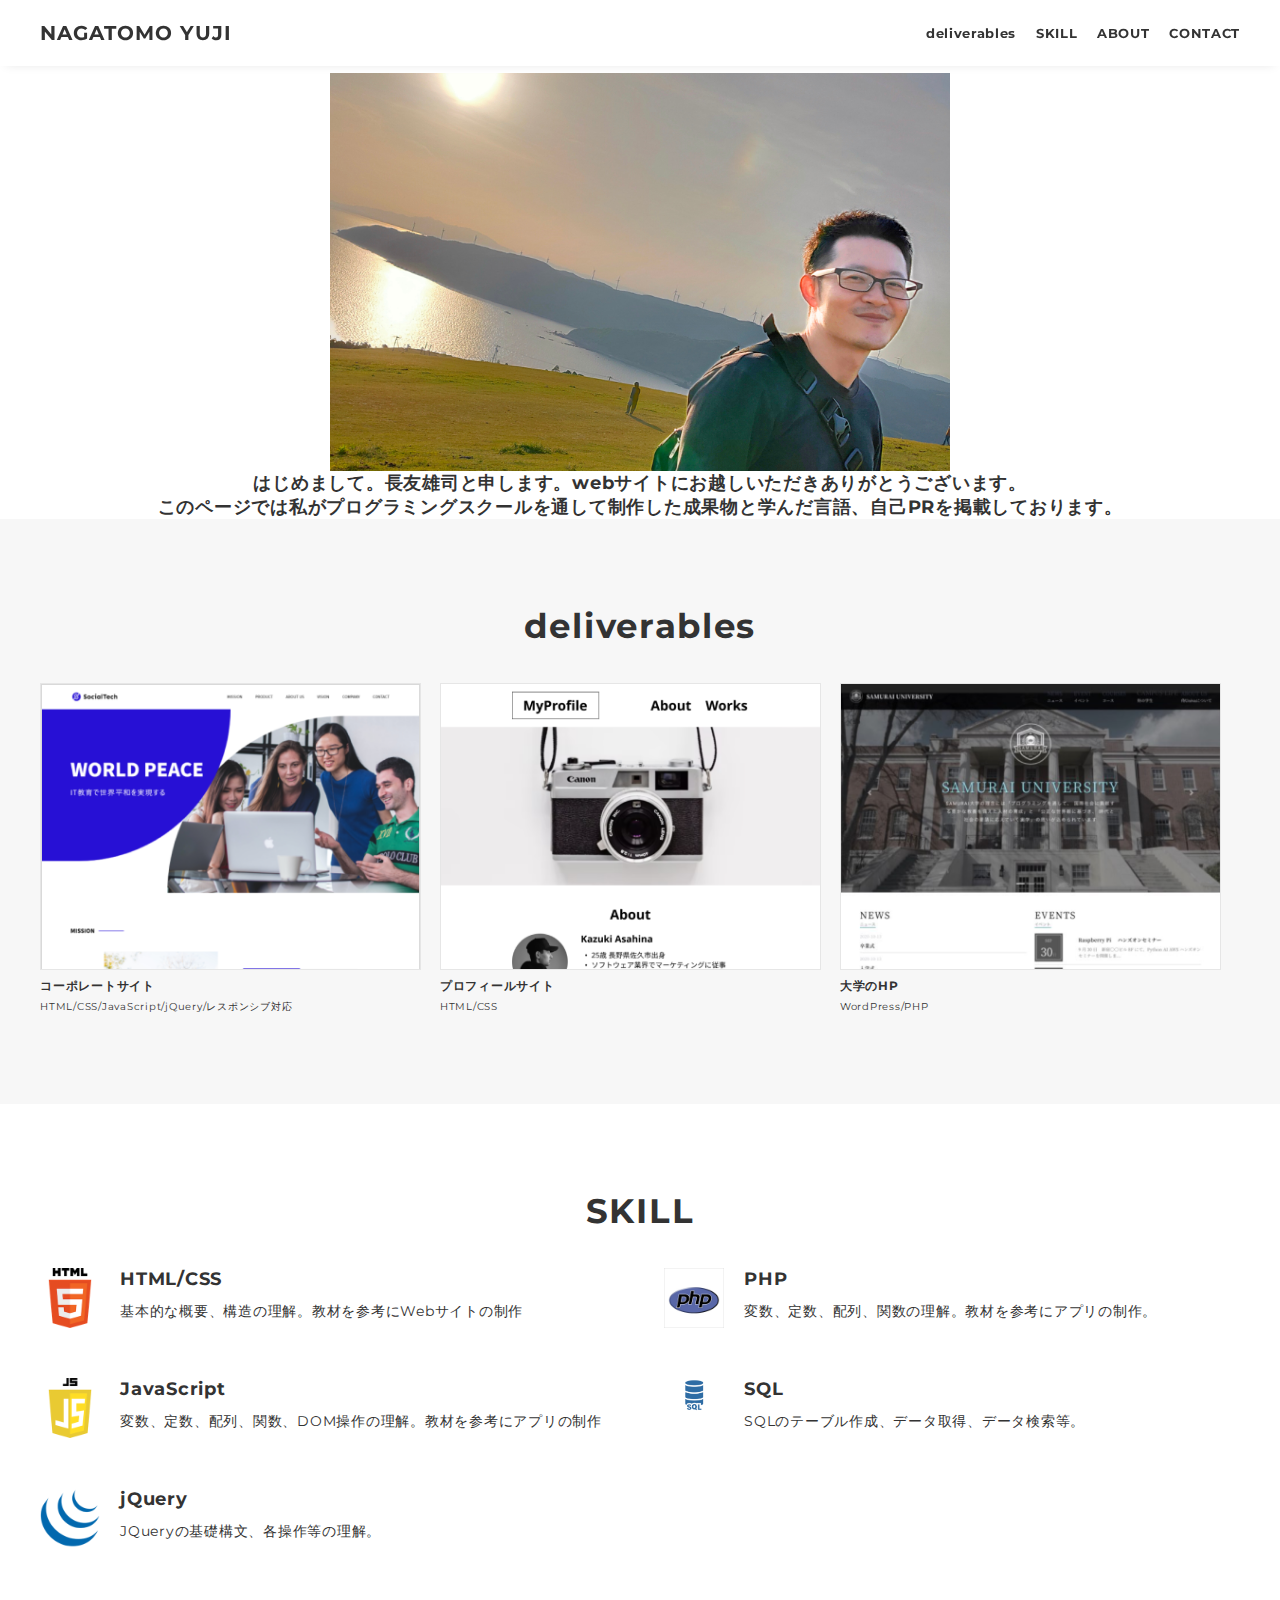
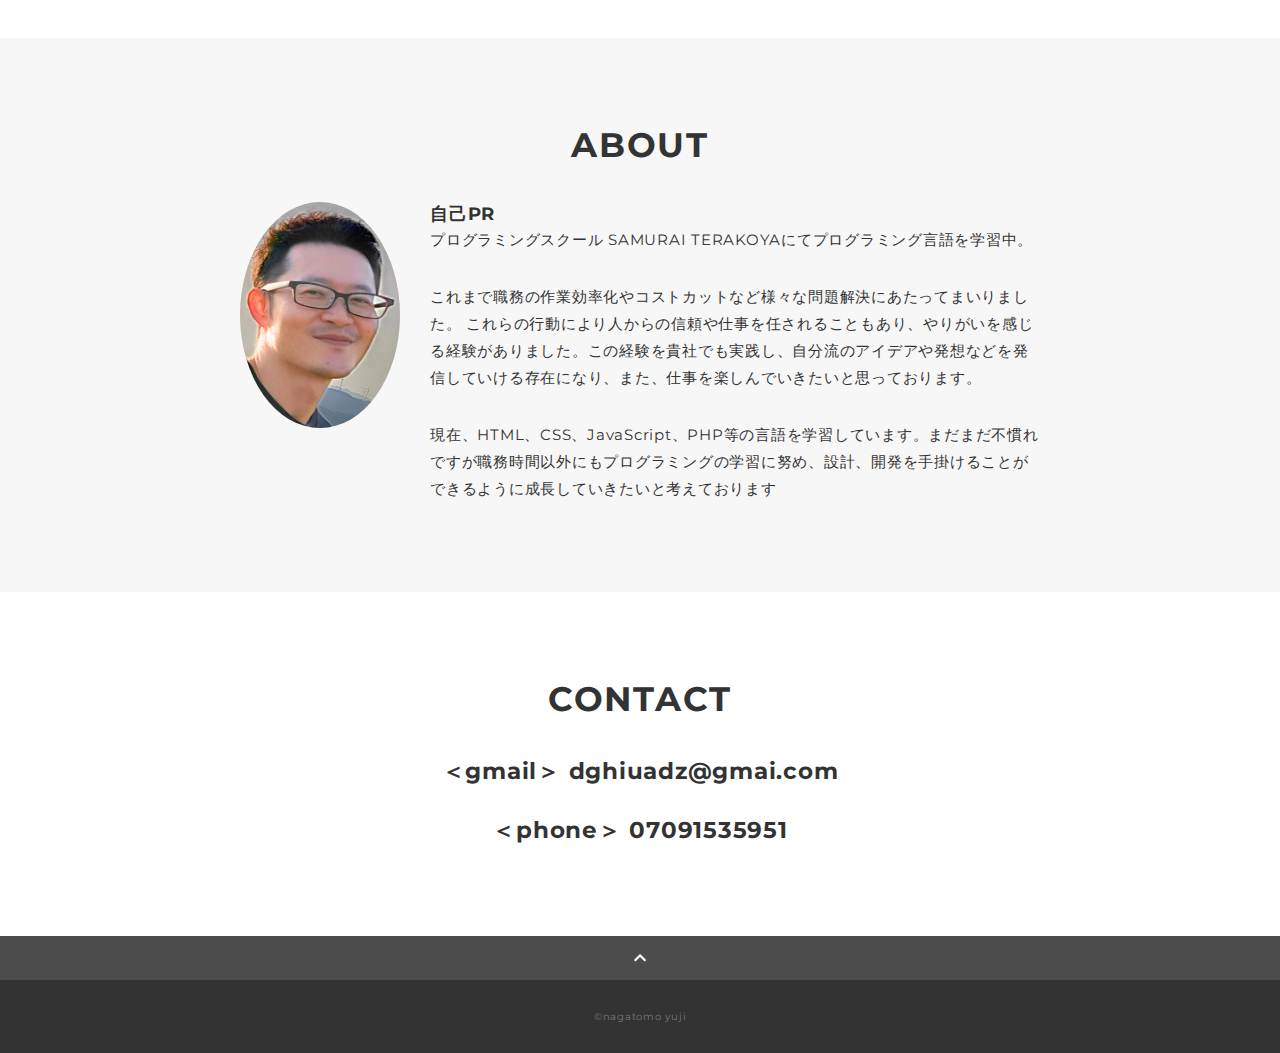
<file: index.html>
<!DOCTYPE html>
<html>
<head>
  <meta charset="utf-8">
  <meta name="viewport" content="width=device-width, initial-scale=1.0, maximum-scale=1.0, minimum-scale=1.0">
  <title>NAGATOMO YUJI ポートフォリオ</title>
  <link rel="preconnect" href="https://fonts.gstatic.com">
  <link href="https://fonts.googleapis.com/css2?family=Montserrat:wght@400;700&display=swap" rel="stylesheet">
  <link href="https://fonts.googleapis.com/css?family=Material+Icons+Outlined" rel="stylesheet">
  <link href="css/ress.css" media="all" rel="stylesheet" type="text/css" />
  <link href="css/style.css" media="all" rel="stylesheet" type="text/css" />
</head>

<body>
  <div class="wrapper">

    <!-- header -->
    <header class="header ">
      <div class="container">
        <h1 class="header-logo">
          <a href="#">NAGATOMO YUJI</a>
        </h1>
        <nav class="gnav">
          <ul class="gnav-list">
            <li class="gnav-item"><a href="#works">deliverables</a></li>
            <li class="gnav-item"><a href="#skill">SKILL</a></li>
            <li class="gnav-item"><a href="#about">ABOUT</a></li>
            <li class="gnav-item"><a href="#contact">CONTACT</a></li>
          </ul>
        </nav>
      </div>
    </header>
    <!-- /header -->

    <main class="content">

      <!-- mv -->
      <div class="mv">
        <div class="mv-container">
          <img src="img/main.jpg" alt="メイン画像">
          <h3>はじめまして。長友雄司と申します。webサイトにお越しいただきありがとうございます。</h3>
          <h3>このページでは私がプログラミングスクールを通して制作した成果物と学んだ言語、自己PRを掲載しております。</h3>
        </div>
      </div>
      <!-- /mv -->

      <!-- works -->
      <section class="works section" id="works">
        <div class="container">
          <h2 class="title">deliverables</h2>
          <div class="works-list">
            <a class="works-item" href="https://jquery-advanced-demo.herokuapp.com/">
              <div class="works-img"><img src="img/works/html1.png" alt="html1" /></div>
              <p class="works-name">コーポレートサイト</p>
              <p class="works-info">HTML/CSS/JavaScript/jQuery/レスポンシブ対応</p>
            </a>
            <a class="works-item" href="https://jquery-practical-demo.herokuapp.com/">
              <div class="works-img"><img src="img/works/html2.png" alt="html2" /></div>
              <p class="works-name">プロフィールサイト</p>
              <p class="works-info">HTML/CSS</p>
            </a>
           <a class="works-item" href="https://wp-university-sample.herokuapp.com/">
              <div class="works-img"><img src="img/works/wordpress2.png" alt="WordPress2" /></div>
              <p class="works-name">大学のHP</p>
              <p class="works-info">WordPress/PHP</p>
            </a>
          </div>
        </div>
      </section>
      <!-- /works -->

      <!-- skill -->
      <section class="skill section" id="skill">
        <div class="container">
          <h2 class="title">SKILL</h2>
          <div class="skill-list">
            <div class="skill-item">
              <p class="skill-img"><img src="img/skills/html.png" alt="html"></p>
              <div class="skill-body">
                <h3 class="skill-name">HTML/CSS</h3>
                <p class="skill-text">
                  基本的な概要、構造の理解。教材を参考にWebサイトの制作</p>
              </div>
            </div>
            <div class="skill-item">
              <p class="skill-img"><img src="img/skills/php.jpg" alt="php"></p>
              <div class="skill-body">
                <h3 class="skill-name">PHP</h3>
                <p class="skill-text">
                  変数、定数、配列、関数の理解。教材を参考にアプリの制作。</p>
              </div>
            </div>
            <div class="skill-item">
              <p class="skill-img"><img src="img/skills/js.png" alt="javascript"></p>
              <div class="skill-body">
                <h3 class="skill-name">JavaScript</h3>
                <p class="skill-text">
                  変数、定数、配列、関数、DOM操作の理解。教材を参考にアプリの制作</p>
              </div>
            </div>
            <div class="skill-item">
              <p class="skill-img"><img src="img/skills/sql.png" alt="sql"></p>
              <div class="skill-body">
                <h3 class="skill-name">SQL</h3>
                <p class="skill-text">
                 SQLのテーブル作成、データ取得、データ検索等。 </p>
              </div>
            </div>
            <div class="skill-item">
              <p class="skill-img"><img src="img/skills/jquery.png" alt="jquery"></p>
              <div class="skill-body">
                <h3 class="skill-name">jQuery</h3>
                <p class="skill-text">
                  JQueryの基礎構文、各操作等の理解。</p>
              </div>
            </div>
            </div>
          </div>
        </div>
      </section>
      <!-- /skill -->

      <!-- about -->
      <section class="about section" id="about">
        <div class="container">
          <h2 class="title">ABOUT</h2>
          <div class="profile">
            <p class="profile-img">
              <img src="img/main-2.jpg" alt="about">
            </p>
            <div class="profile-body">
              <h3>自己PR</h3>
              <p>プログラミングスクール SAMURAI TERAKOYAにてプログラミング言語を学習中。</p>
              <p>これまで職務の作業効率化やコストカットなど様々な問題解決にあたってまいりました。
                これらの行動により人からの信頼や仕事を任されることもあり、やりがいを感じる経験がありました。この経験を貴社でも実践し、自分流のアイデアや発想などを発信していける存在になり、また、仕事を楽しんでいきたいと思っております。</p>
              <p>現在、HTML、CSS、JavaScript、PHP等の言語を学習しています。まだまだ不慣れですが職務時間以外にもプログラミングの学習に努め、設計、開発を手掛けることができるように成長していきたいと考えております
              </p>
            </div>
          </div>
        </div>
      </section>
      <!-- /about -->

      <!-- contact -->
      <section class="contact section" id="contact">
        <div class="container">
          <h2 class="title">CONTACT</h2>
          <h2>＜gmail＞  dghiuadz@gmai.com<br><br>＜phone＞  07091535951</h2>
          </div>
        </div>
      </section>
      <!-- /contact -->
      <div class="page-top" id="js-page-top">
        <span class="material-icons-outlined">expand_less</span>
      </div>
    </main>

    <!-- footer -->
    <footer class="footer">
      <div class="copyright">&copy;nagatomo yuji</div>
    </footer>
    <!-- /footer -->

  </div>
  <script src="https://ajax.googleapis.com/ajax/libs/jquery/3.6.0/jquery.min.js"></script>
  <script type='text/javascript' src="js/script.js"></script>
</body>
</html>
</file>
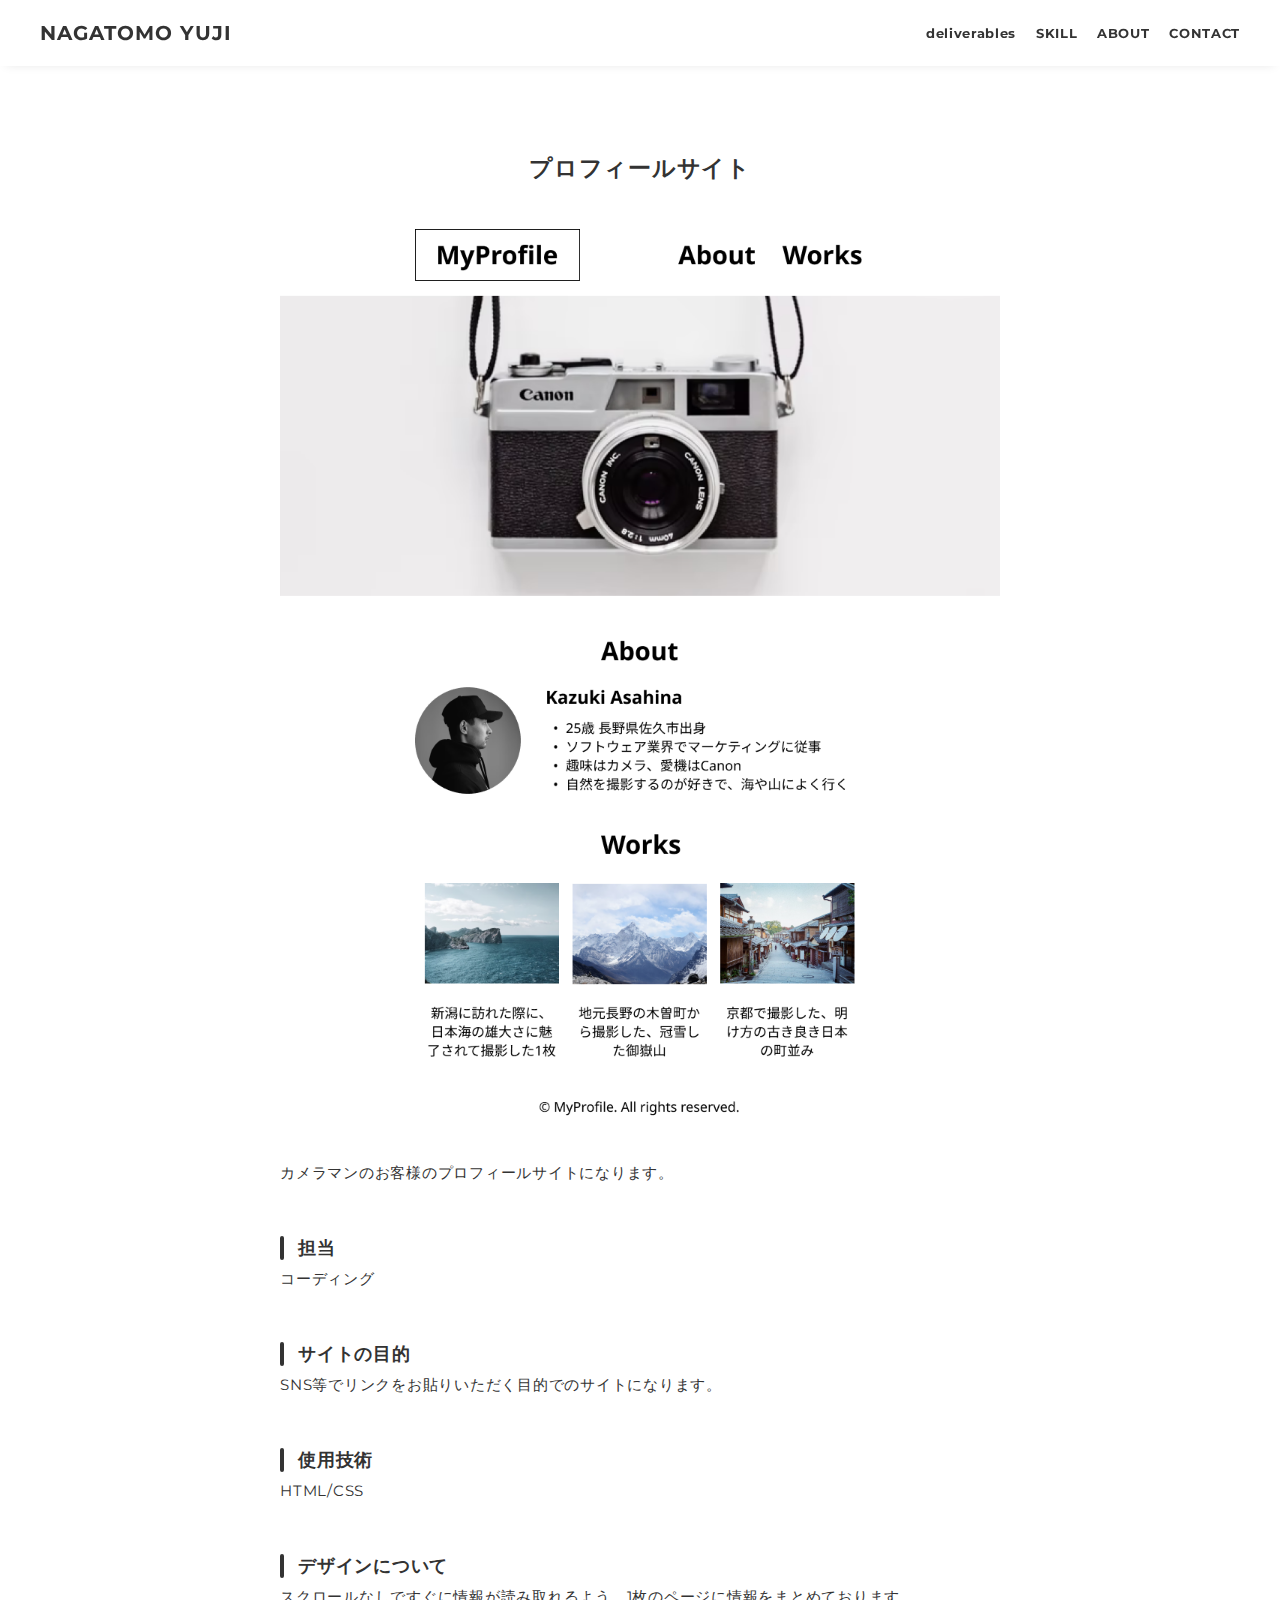
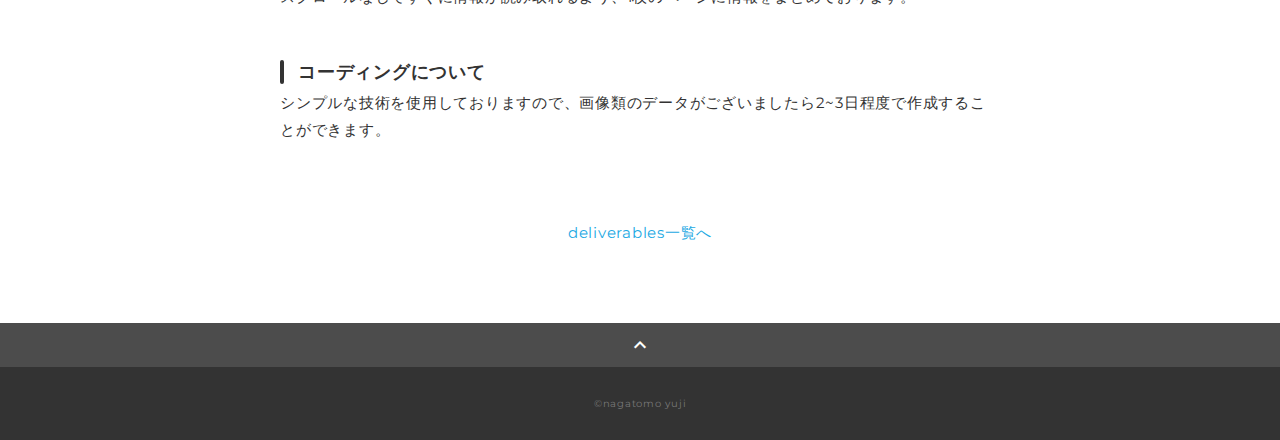
<file: works-2.html>
<!DOCTYPE html>
<html>
<head>
  <meta charset="utf-8">
  <meta name="viewport" content="width=device-width, initial-scale=1.0, maximum-scale=1.0, minimum-scale=1.0">
  <title>NAGATOMO YUJI ポートフォリオ</title>
  <link rel="preconnect" href="https://fonts.gstatic.com">
  <link href="https://fonts.googleapis.com/css2?family=Montserrat:wght@400;700&display=swap" rel="stylesheet">
  <link href="https://fonts.googleapis.com/css?family=Material+Icons+Outlined" rel="stylesheet">
  <link href="css/ress.css" media="all" rel="stylesheet" type="text/css" />
  <link href="css/style.css" media="all" rel="stylesheet" type="text/css" />
</head>

<body>
  <div class="wrapper">

    <!-- header -->
    <header class="header ">
      <div class="container">
        <h1 class="header-logo">
          <a href="index.html">NAGATOMO YUJI</a>
        </h1>
        <nav class="gnav">
          <ul class="gnav-list">
            <li class="gnav-item"><a href="index.html#works">deliverables</a></li>
            <li class="gnav-item"><a href="index.html#skill">SKILL</a></li>
            <li class="gnav-item"><a href="index.html#about">ABOUT</a></li>
            <li class="gnav-item"><a href="index.html#contact">CONTACT</a></li>
          </ul>
        </nav>
      </div>
    </header>
    <!-- /header -->

    <main class="content">

      <article class="article">
        <div class="article-container">
          <h2 class="article-title">プロフィールサイト</h2>
          <div class="article-body">
            <p>
              <img src="img/works-detail/works-2_pc.png" alt="">
            </p>
            <p>
              カメラマンのお客様のプロフィールサイトになります。
            </p>
            <h3>担当</h3>
            <p>コーディング</p>
            <h3>サイトの目的</h3>
            <p>SNS等でリンクをお貼りいただく目的でのサイトになります。</p>
            <h3>使用技術</h3>
            <p>HTML/CSS</p>
            <h3>デザインについて</h3>
            <p>
              スクロールなしですぐに情報が読み取れるよう、1枚のページに情報をまとめております。
            </p>
            <h3>コーディングについて</h3>
            <p>
              シンプルな技術を使用しておりますので、画像類のデータがございましたら2~3日程度で作成することができます。
            </p>
          </div>
          <div class="home-link">
            <a href="index.html#works">deliverables一覧へ</a>
          </div>
        </div>
      </article>

      <div class="page-top" id="js-page-top">
        <span class="material-icons-outlined">expand_less</span>
      </div>
    </main>

    <!-- footer -->
    <footer class="footer">
      <div class="copyright">&copy;nagatomo yuji</div>
    </footer>
    <!-- /footer -->

  </div>
  <script src="https://ajax.googleapis.com/ajax/libs/jquery/3.6.0/jquery.min.js"></script>
  <script type='text/javascript' src="js/script.js"></script>
</body>
</html>
</file>
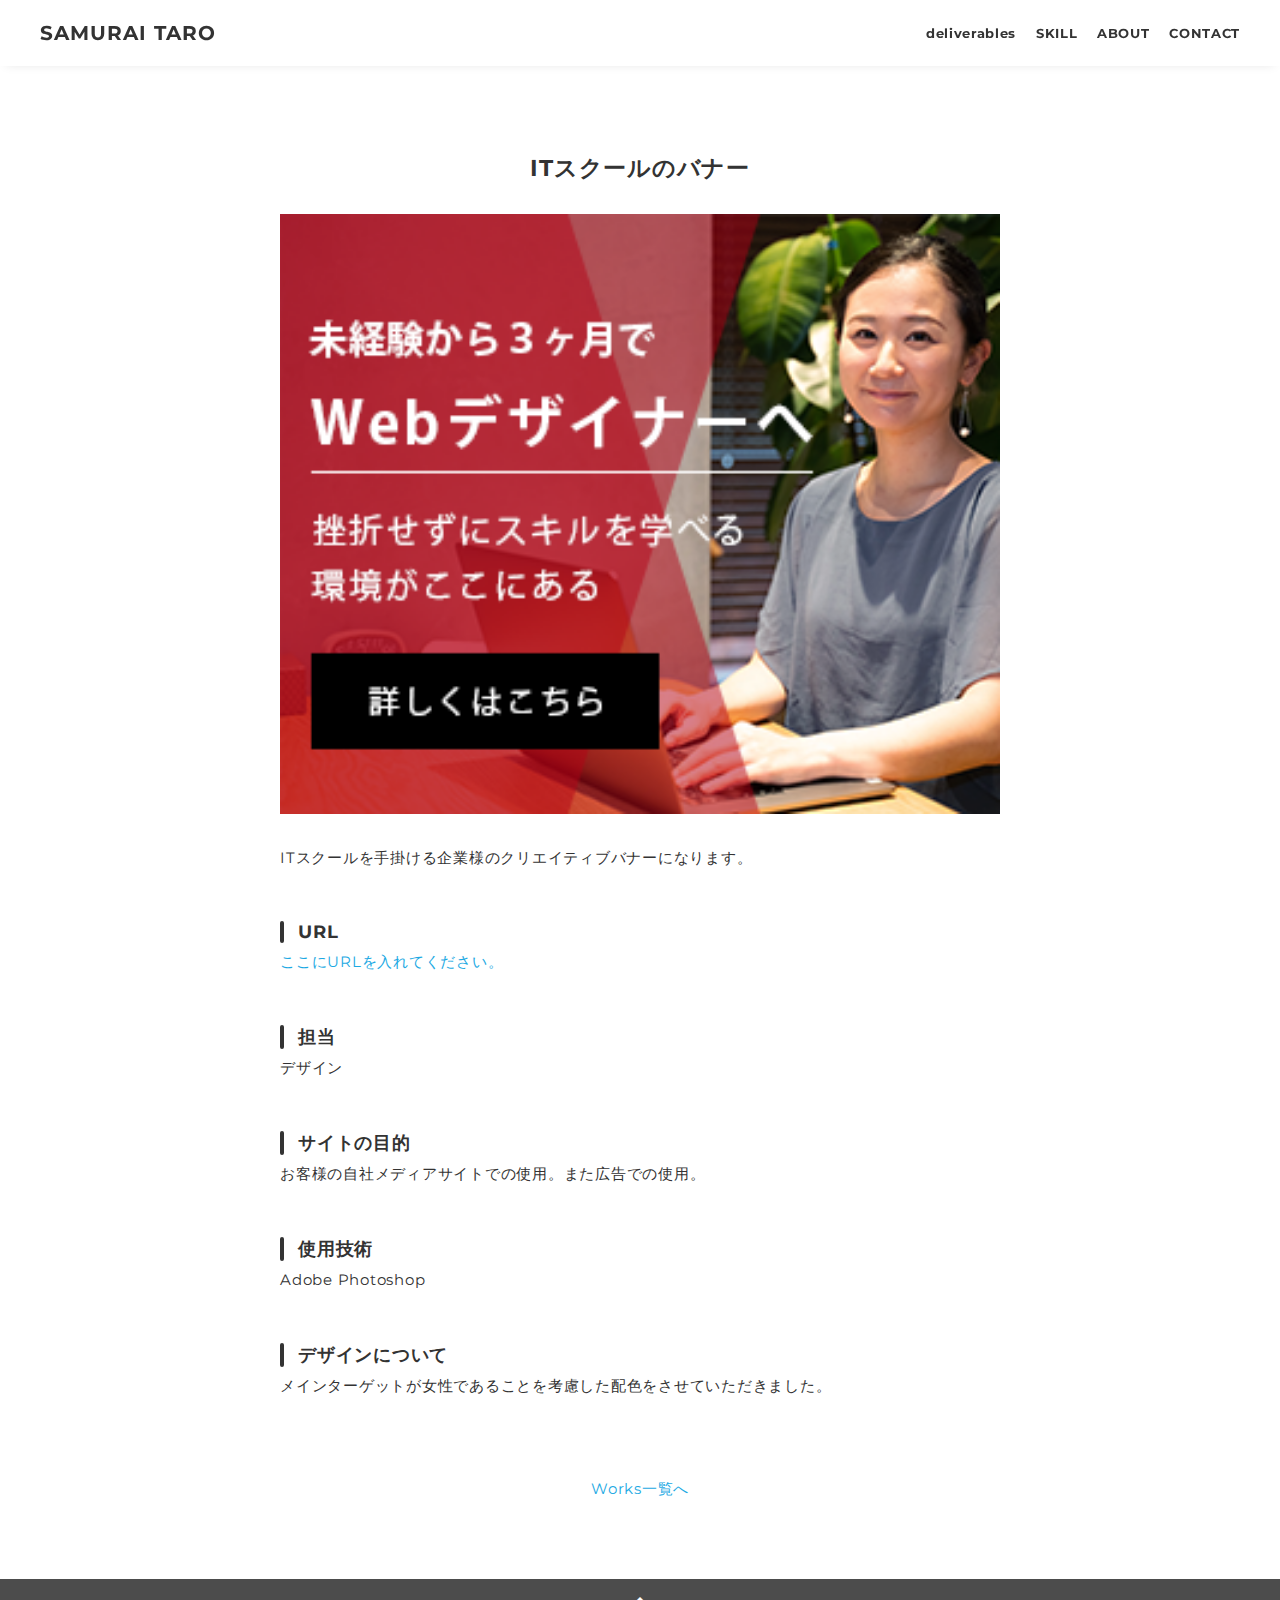
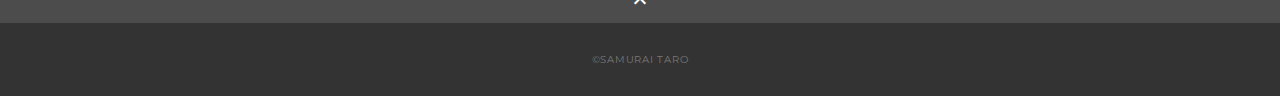
<file: works-4.html>
<!DOCTYPE html>
<html>
<head>
  <meta charset="utf-8">
  <meta name="viewport" content="width=device-width, initial-scale=1.0, maximum-scale=1.0, minimum-scale=1.0">
  <title>NAGATOMO YUJI ポートフォリオ</title>
  <link rel="preconnect" href="https://fonts.gstatic.com">
  <link href="https://fonts.googleapis.com/css2?family=Montserrat:wght@400;700&display=swap" rel="stylesheet">
  <link href="https://fonts.googleapis.com/css?family=Material+Icons+Outlined" rel="stylesheet">
  <link href="css/ress.css" media="all" rel="stylesheet" type="text/css" />
  <link href="css/style.css" media="all" rel="stylesheet" type="text/css" />
</head>

<body>
  <div class="wrapper">

    <!-- header -->
    <header class="header ">
      <div class="container">
        <h1 class="header-logo">
          <a href="index.html">SAMURAI TARO</a>
        </h1>
        <nav class="gnav">
          <ul class="gnav-list">
            <li class="gnav-item"><a href="index.html#works">deliverables</a></li>
            <li class="gnav-item"><a href="index.html#skill">SKILL</a></li>
            <li class="gnav-item"><a href="index.html#about">ABOUT</a></li>
            <li class="gnav-item"><a href="index.html#contact">CONTACT</a></li>
          </ul>
        </nav>
      </div>
    </header>
    <!-- /header -->

    <main class="content">

      <article class="article">
        <div class="article-container">
          <h2 class="article-title">ITスクールのバナー</h2>
          <div class="article-body">
            <p style="text-align: center;">
              <img src="img/works-detail/works-4.png" alt="">
            </p>
            <p>
              ITスクールを手掛ける企業様のクリエイティブバナーになります。
            </p>
            <h3>URL</h3>
            <p><a href="" target="_blank" rel="noopener">ここにURLを入れてください。</a></p>
            <h3>担当</h3>
            <p>デザイン</p>
            <h3>サイトの目的</h3>
            <p>お客様の自社メディアサイトでの使用。また広告での使用。</p>
            <h3>使用技術</h3>
            <p>Adobe Photoshop</p>
            <h3>デザインについて</h3>
            <p>
              メインターゲットが女性であることを考慮した配色をさせていただきました。
            </p>
          </div>
          <div class="home-link">
            <a href="index.html#works">Works一覧へ</a>
          </div>
        </div>
      </article>

      <div class="page-top" id="js-page-top">
        <span class="material-icons-outlined">expand_less</span>
      </div>
    </main>

    <!-- footer -->
    <footer class="footer">
      <div class="copyright">&copy;SAMURAI TARO</div>
    </footer>
    <!-- /footer -->

  </div>
  <script src="https://ajax.googleapis.com/ajax/libs/jquery/3.6.0/jquery.min.js"></script>
  <script type='text/javascript' src="js/script.js"></script>
</body>
</html>
</file>
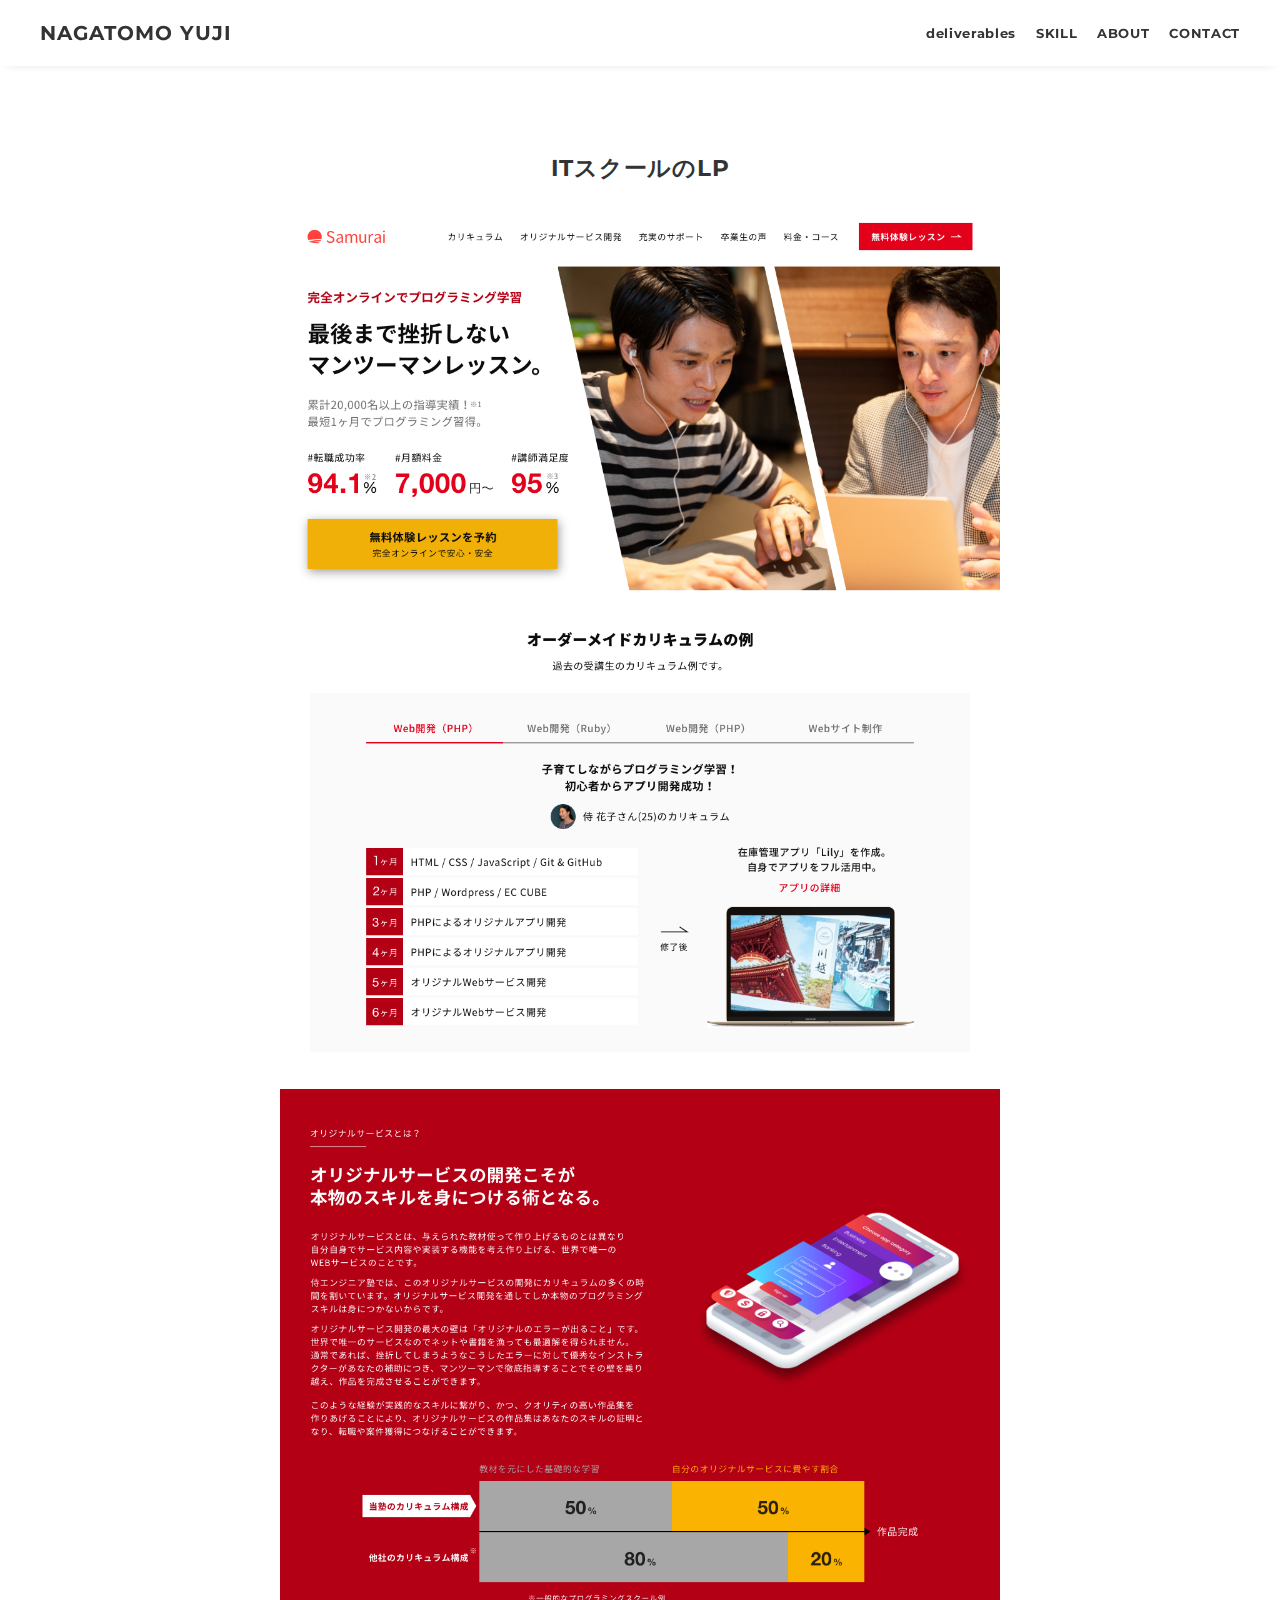
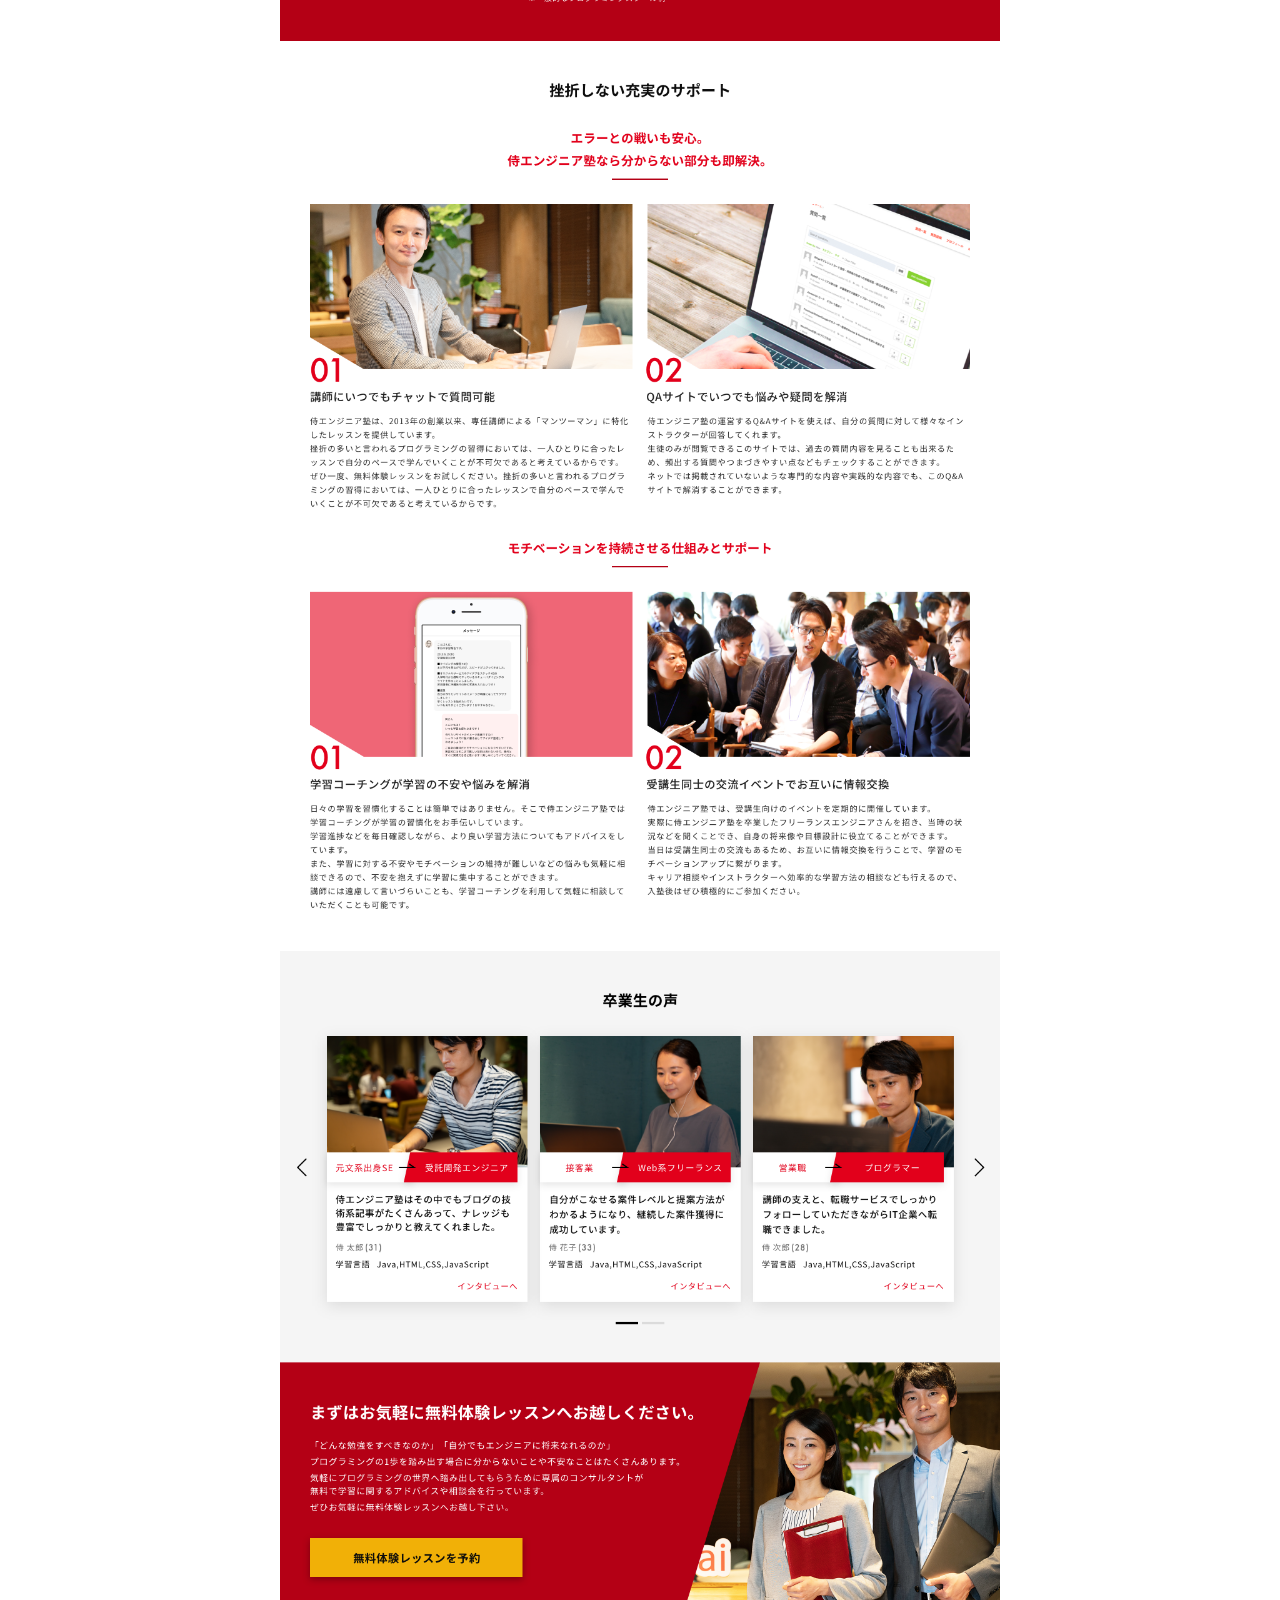
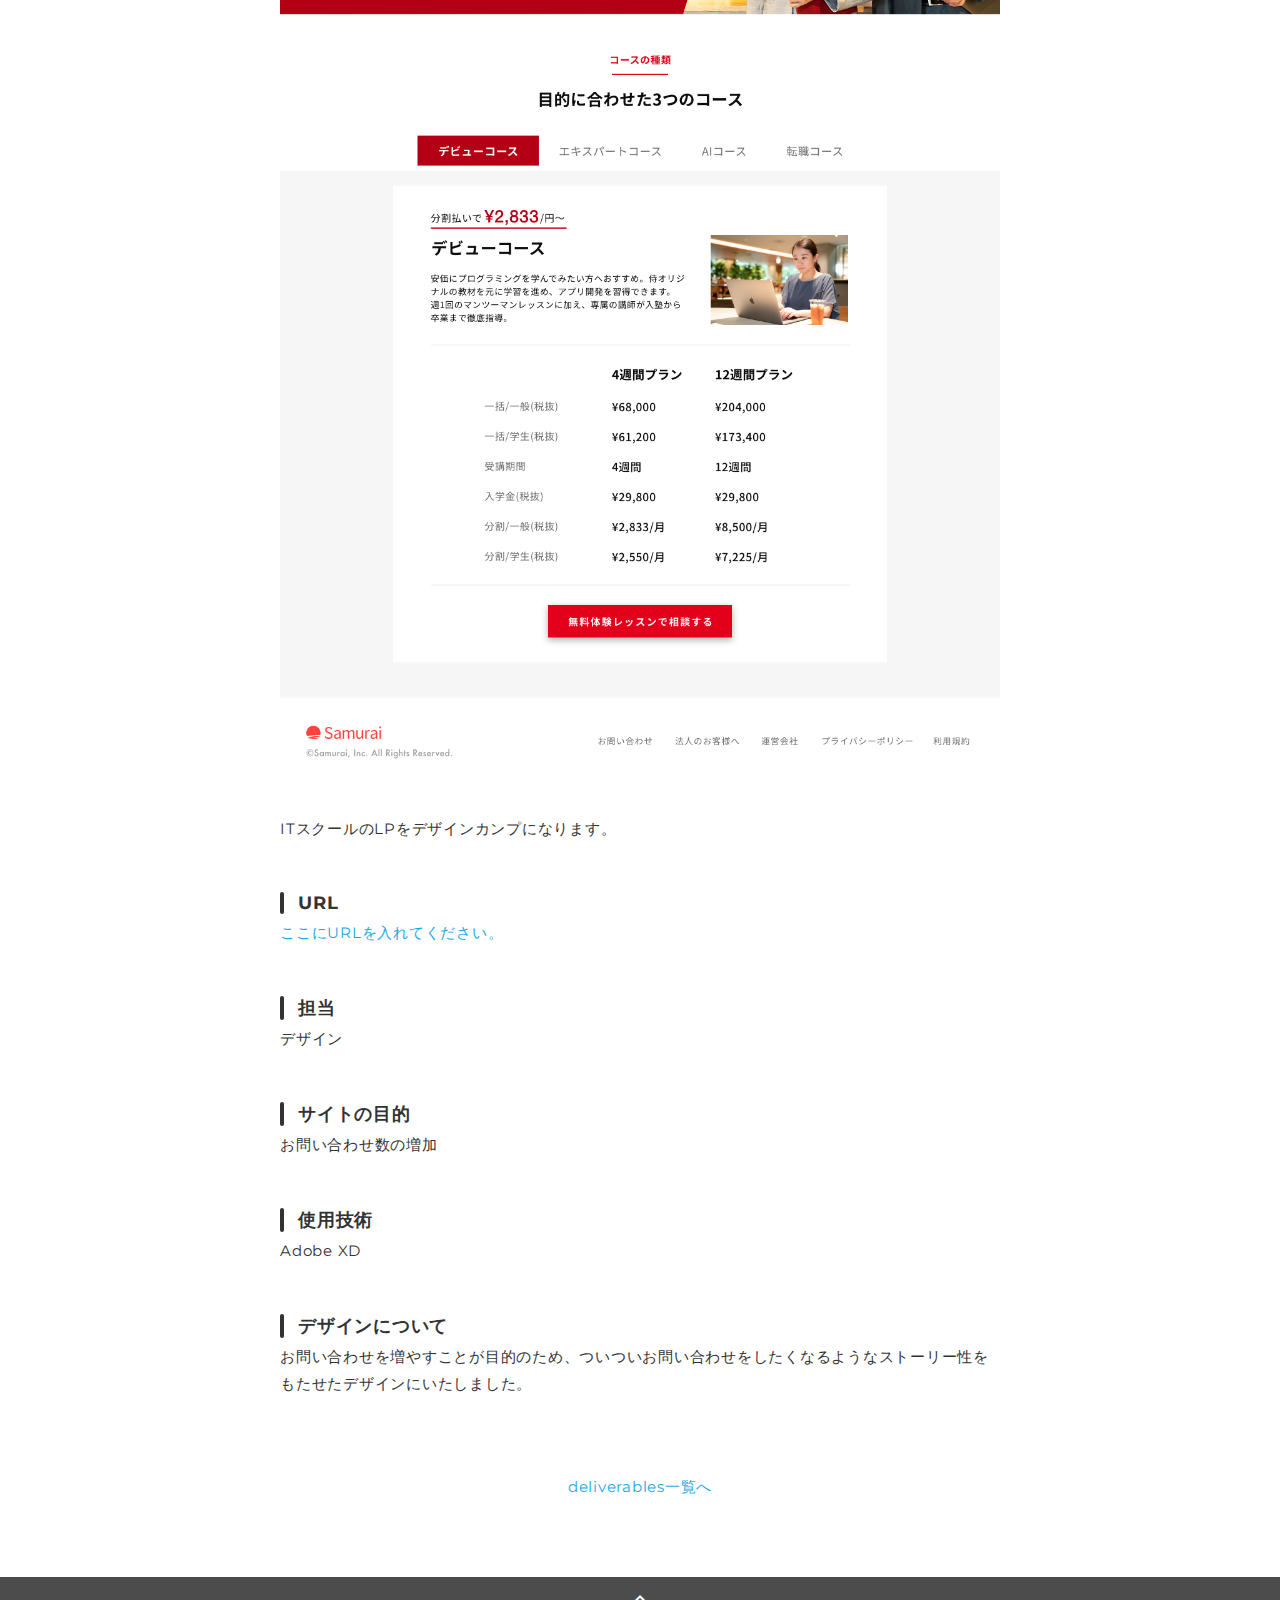
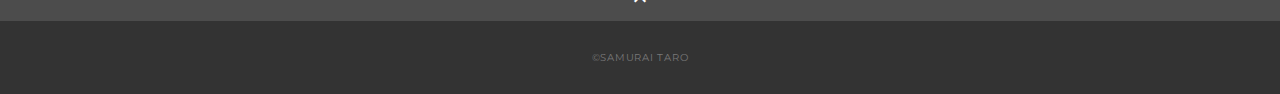
<file: works-5.html>
<!DOCTYPE html>
<html>
<head>
  <meta charset="utf-8">
  <meta name="viewport" content="width=device-width, initial-scale=1.0, maximum-scale=1.0, minimum-scale=1.0">
  <title>NAGATOMO YUJI ポートフォリオ</title>
  <link rel="preconnect" href="https://fonts.gstatic.com">
  <link href="https://fonts.googleapis.com/css2?family=Montserrat:wght@400;700&display=swap" rel="stylesheet">
  <link href="https://fonts.googleapis.com/css?family=Material+Icons+Outlined" rel="stylesheet">
  <link href="css/ress.css" media="all" rel="stylesheet" type="text/css" />
  <link href="css/style.css" media="all" rel="stylesheet" type="text/css" />
</head>

<body>
  <div class="wrapper">

    <!-- header -->
    <header class="header ">
      <div class="container">
        <h1 class="header-logo">
          <a href="index.html">NAGATOMO YUJI</a>
        </h1>
        <nav class="gnav">
          <ul class="gnav-list">
            <li class="gnav-item"><a href="index.html#works">deliverables</a></li>
            <li class="gnav-item"><a href="index.html#skill">SKILL</a></li>
            <li class="gnav-item"><a href="index.html#about">ABOUT</a></li>
            <li class="gnav-item"><a href="index.html#contact">CONTACT</a></li>
          </ul>
        </nav>
      </div>
    </header>
    <!-- /header -->

    <main class="content">

      <article class="article">
        <div class="article-container">
          <h2 class="article-title">ITスクールのLP</h2>
          <div class="article-body">
            <p>
              <img src="img/works-detail/works-5.png" alt="">
            </p>
            <p>
              ITスクールのLPをデザインカンプになります。
            </p>
            <h3>URL</h3>
            <p><a href="" target="_blank" rel="noopener">ここにURLを入れてください。</a></p>
            <h3>担当</h3>
            <p>デザイン</p>
            <h3>サイトの目的</h3>
            <p>お問い合わせ数の増加</p>
            <h3>使用技術</h3>
            <p>Adobe XD</p>
            <h3>デザインについて</h3>
            <p>
              お問い合わせを増やすことが目的のため、ついついお問い合わせをしたくなるようなストーリー性をもたせたデザインにいたしました。
            </p>
          </div>
          <div class="home-link">
            <a href="index.html#works">deliverables一覧へ</a>
          </div>
        </div>
      </article>

      <div class="page-top" id="js-page-top">
        <span class="material-icons-outlined">expand_less</span>
      </div>
    </main>

    <!-- footer -->
    <footer class="footer">
      <div class="copyright">&copy;SAMURAI TARO</div>
    </footer>
    <!-- /footer -->

  </div>
  <script src="https://ajax.googleapis.com/ajax/libs/jquery/3.6.0/jquery.min.js"></script>
  <script type='text/javascript' src="js/script.js"></script>
</body>
</html>
</file>
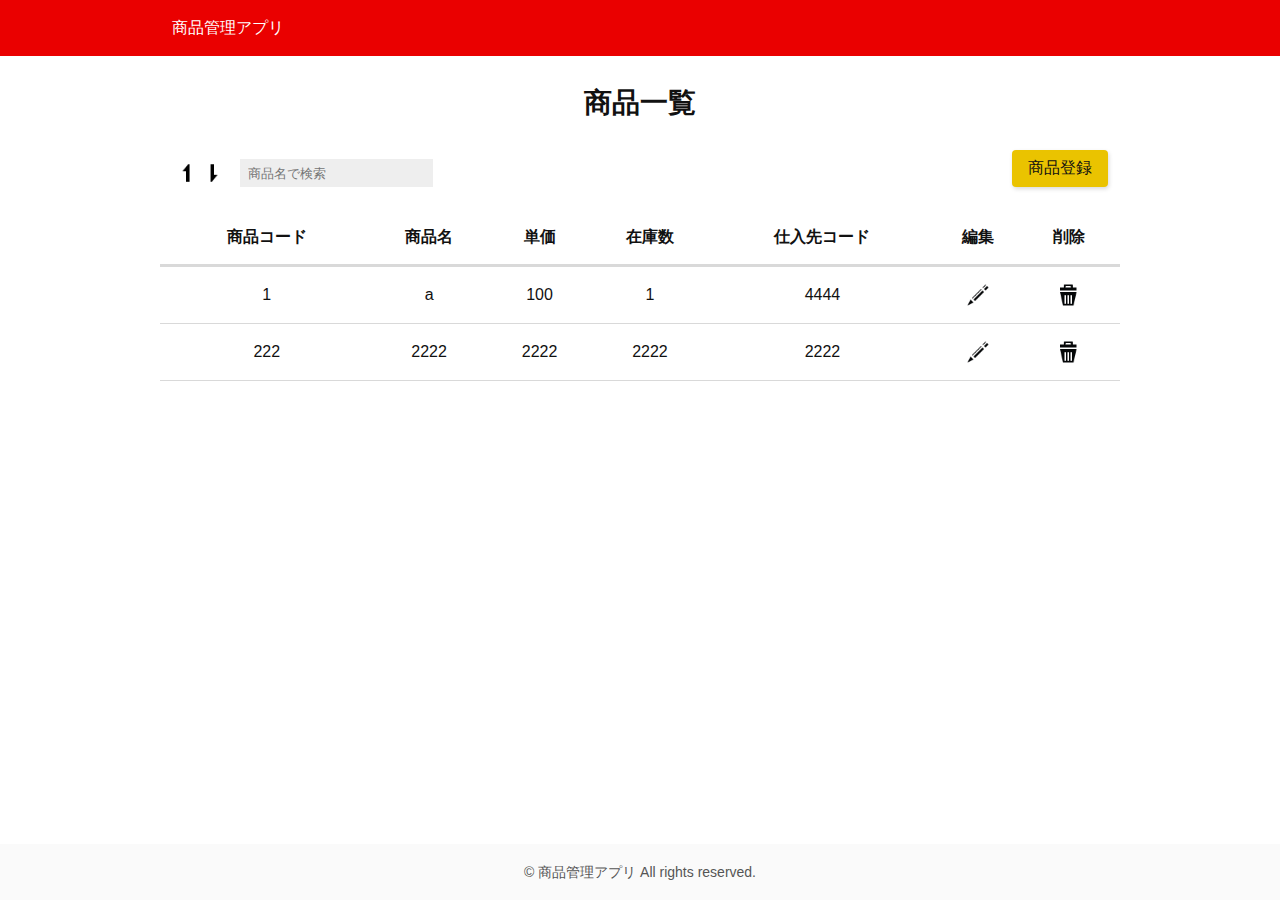
<file: 商品一覧.html>
<!DOCTYPE html>
<!-- saved from url=(0049)https://phpdb-basic-sample.herokuapp.com/read.php -->
<html lang="ja"><head><meta http-equiv="Content-Type" content="text/html; charset=UTF-8">
    
    <meta name="viewport" content="width=device-width, initial-scale=1.0">
    <title>商品一覧</title>
    <link rel="stylesheet" href="./商品一覧_files/style.css">

    <!-- Google Fontsの読み込み -->
    <link rel="preconnect" href="https://fonts.googleapis.com/">
    <link rel="preconnect" href="https://fonts.gstatic.com/" crossorigin="">
    <link href="./商品一覧_files/css2" rel="stylesheet">
</head>

<body>
    <header>
        <nav>
            <a href="file:///C:/Users/nagatomoyuji/Desktop/portfolio/%E5%95%86%E5%93%81%E7%AE%A1%E7%90%86%E3%82%A2%E3%83%97%E3%83%AA.html">商品管理アプリ</a>
        </nav>
    </header>
    <main>
        <article class="products">
            <h1>商品一覧</h1>
                        <div class="products-ui">
                <div>
                    <a href="https://phpdb-basic-sample.herokuapp.com/read.php?order=desc&amp;keyword=">
                        <img src="./商品一覧_files/desc.png" alt="降順に並び替え" class="sort-img">
                    </a>
                    <a href="https://phpdb-basic-sample.herokuapp.com/read.php?order=asc&amp;keyword=">
                        <img src="./商品一覧_files/asc.png" alt="昇順に並び替え" class="sort-img">
                    </a>
                    <form action="https://phpdb-basic-sample.herokuapp.com/read.php" method="get" class="search-form">
                        <input type="hidden" name="order" value="">
                        <input type="text" class="search-box" placeholder="商品名で検索" name="keyword" value="">
                    </form>
                </div>
                <a href="https://phpdb-basic-sample.herokuapp.com/create.php" class="btn">商品登録</a>
            </div>
            <table class="products-table">
                <tbody><tr>
                    <th>商品コード</th>
                    <th>商品名</th>
                    <th>単価</th>
                    <th>在庫数</th>
                    <th>仕入先コード</th>
                    <th>編集</th>
                    <th>削除</th>
                </tr>
                
                        <tr>
                        <td>1</td>
                        <td>a</td>
                        <td>100</td>
                        <td>1</td>
                        <td>4444</td>
                        <td><a href="https://phpdb-basic-sample.herokuapp.com/update.php?id=654"><img src="./商品一覧_files/edit.png" alt="編集" class="edit-icon"></a></td>
                        <td><a href="https://phpdb-basic-sample.herokuapp.com/delete.php?id=654"><img src="./商品一覧_files/delete.png" alt="削除" class="delete-icon"></a></td>                        
                        </tr>                    
                    
                        <tr>
                        <td>222</td>
                        <td>2222</td>
                        <td>2222</td>
                        <td>2222</td>
                        <td>2222</td>
                        <td><a href="https://phpdb-basic-sample.herokuapp.com/update.php?id=674"><img src="./商品一覧_files/edit.png" alt="編集" class="edit-icon"></a></td>
                        <td><a href="https://phpdb-basic-sample.herokuapp.com/delete.php?id=674"><img src="./商品一覧_files/delete.png" alt="削除" class="delete-icon"></a></td>                        
                        </tr>                    
                                </tbody></table>
        </article>
    </main>
    <footer>
        <p class="copyright">© 商品管理アプリ All rights reserved.</p>
    </footer>


</body></html>
</file>
<file: css/ress.css>
/*!
 * ress.css • v3.0.1
 * MIT License
 * github.com/filipelinhares/ress
 */

/* # =================================================================
   # Global selectors
   # ================================================================= */

html {
  box-sizing: border-box;
  word-break: normal;
  -moz-tab-size: 4;
  tab-size: 4;

  -webkit-text-size-adjust: 100%; /* Prevent adjustments of font size after orientation changes in iOS */
}

*,
::before,
::after {
  box-sizing: inherit;
  background-repeat: no-repeat; /* Set `background-repeat: no-repeat` to all elements and pseudo elements */
}

::before,
::after {
  vertical-align: inherit;
  text-decoration: inherit; /* Inherit text-decoration and vertical align to ::before and ::after pseudo elements */
}

* {
  margin: 0;
  padding: 0; /* Reset `padding` and `margin` of all elements */
}

/* # =================================================================
   # General elements
   # ================================================================= */

hr {
  overflow: visible; /* Show the overflow in Edge and IE */
  height: 0; /* Add the correct box sizing in Firefox */
}

details,
main {
  display: block; /* Render the `main` element consistently in IE. */
}

summary {
  display: list-item; /* Add the correct display in all browsers */
}

small {
  font-size: 80%; /* Set font-size to 80% in `small` elements */
}

[hidden] {
  display: none; /* Add the correct display in IE */
}

abbr[title] {
  /* Add the correct text decoration in Chrome, Edge, IE, Opera, and Safari */
  text-decoration: underline;
  text-decoration: underline dotted;
  border-bottom: none; /* Remove the bottom border in Chrome 57 */
}

a {
  background-color: transparent; /* Remove the gray background on active links in IE 10 */
}

a:active,
a:hover {
  outline-width: 0; /* Remove the outline when hovering in all browsers */
}

code,
kbd,
pre,
samp {
  font-family: monospace, monospace; /* Specify the font family of code elements */
}

pre {
  font-size: 1em; /* Correct the odd `em` font sizing in all browsers */
}

b,
strong {
  font-weight: bolder; /* Add the correct font weight in Chrome, Edge, and Safari */
}

/* https://gist.github.com/unruthless/413930 */
sub,
sup {
  position: relative;
  font-size: 75%;
  line-height: 0;
  vertical-align: baseline;
}

sub {
  bottom: -.25em;
}

sup {
  top: -.5em;
}

/* # =================================================================
   # Forms
   # ================================================================= */

input {
  border-radius: 0;
}

/* Replace pointer cursor in disabled elements */
[disabled] {
  cursor: default;
}

[type="number"]::-webkit-container-spin-button,
[type="number"]::-webkit-outer-spin-button {
  height: auto; /* Correct the cursor style of increment and decrement buttons in Chrome */
}

[type="search"] {
  outline-offset: -2px; /* Correct the outline style in Safari */

  -webkit-appearance: textfield; /* Correct the odd appearance in Chrome and Safari */
}

[type="search"]::-webkit-search-decoration {
  -webkit-appearance: none; /* Remove the container padding in Chrome and Safari on macOS */
}

textarea {
  overflow: auto; /* Internet Explorer 11+ */
  resize: vertical; /* Specify textarea resizability */
}

button,
input,
optgroup,
select,
textarea {
  font: inherit; /* Specify font inheritance of form elements */
}

optgroup {
  font-weight: bold; /* Restore the font weight unset by the previous rule */
}

button {
  overflow: visible; /* Address `overflow` set to `hidden` in IE 8/9/10/11 */
}

button,
select {
  text-transform: none; /* Firefox 40+, Internet Explorer 11- */
}

/* Apply cursor pointer to button elements */
button,
[type="button"],
[type="reset"],
[type="submit"],
[role="button"] {
  cursor: pointer;
  color: inherit;
}

/* Remove container padding and border in Firefox 4+ */
button::-moz-focus-container,
[type="button"]::-moz-focus-container,
[type="reset"]::-moz-focus-container,
[type="submit"]::-moz-focus-container {
  padding: 0;
  border-style: none;
}

/* Replace focus style removed in the border reset above */
button:-moz-focusring,
[type="button"]::-moz-focus-container,
[type="reset"]::-moz-focus-container,
[type="submit"]::-moz-focus-container {
  outline: 1px dotted ButtonText;
}

button,
html [type="button"],
/* Prevent a WebKit bug where (2) destroys native `audio` and `video`controls in Android 4 */
[type="reset"],
[type="submit"] {
  -webkit-appearance: button; /* Correct the inability to style clickable types in iOS */
}

/* Remove the default button styling in all browsers */
button,
input,
select,
textarea {
  border-style: none;
  background-color: transparent;
}

/* Style select like a standard input */
select {
  -webkit-appearance: none; /* Chrome 41+ */
  -moz-appearance: none; /* Firefox 36+ */
}

select::-ms-expand {
  display: none; /* Internet Explorer 11+ */
}

select::-ms-value {
  color: currentColor; /* Internet Explorer 11+ */
}

legend {
  display: table; /* Correct the text wrapping in Edge and IE */
  max-width: 100%; /* Correct the text wrapping in Edge and IE */
  max-width: 100%; /* Correct the text wrapping in Edge 18- and IE */
  white-space: normal; /* Correct the text wrapping in Edge and IE */
  color: inherit; /* Correct the color inheritance from `fieldset` elements in IE */
  border: 0; /* Correct `color` not being inherited in IE 8/9/10/11 */
}

::-webkit-file-upload-button {
  font: inherit; /* Change font properties to `inherit` in Chrome and Safari */
  color: inherit;
  /* Correct the inability to style clickable types in iOS and Safari */

  -webkit-appearance: button;
}

/* # =================================================================
   # Specify media element style
   # ================================================================= */

img {
  border-style: none; /* Remove border when inside `a` element in IE 8/9/10 */
}

/* Add the correct vertical alignment in Chrome, Firefox, and Opera */
progress {
  vertical-align: baseline;
}

/* # =================================================================
   # Accessibility
   # ================================================================= */

/* Hide content from screens but not screenreaders */
@media screen {
  [hidden~="screen"] {
    display: inherit;
  }
  [hidden~="screen"]:not(:active):not(:focus):not(:target) {
    position: absolute !important;
    clip: rect(0 0 0 0) !important;
  }
}

/* Specify the progress cursor of updating elements */
[aria-busy="true"] {
  cursor: progress;
}

/* Specify the pointer cursor of trigger elements */
[aria-controls] {
  cursor: pointer;
}

/* Specify the unstyled cursor of disabled, not-editable, or otherwise inoperable elements */
[aria-disabled] {
  cursor: default;
}
</file>
<file: css/style.css>
body {
  font-family: "Montserrat","Helvetica Neue",Arial,"Hiragino Kaku Gothic ProN","Hiragino Sans",Meiryo,sans-serif;
  font-size: 15px;
  letter-spacing: .05em;
  color: #333;
}

a {
  transition: opacity .3s;
  text-decoration: none;
  color: #1ca9e3;
}

img {
  max-width: 100%;
  height: auto;
  vertical-align: bottom;
  border-style: none;
}



.pc-only {
  display: block;
}

.sp-only {
  display: none;
}

/*--------------------------------
 レイアウト
---------------------------------*/
.wrapper {
  padding-top: 73px;
}

.section {
  padding: 90px 0;
}

.section:nth-of-type(odd) {
  background-color: #f7f7f7;
}

.container {
  max-width: 1340px;
  margin: 0 auto;
  padding: 0 40px;
}

/*--------------------------------
 見出し
---------------------------------*/
.title {
  font-size: 34px;
  font-weight: bold;
  line-height: 1;
  margin-bottom: 40px;
  text-align: center;
  letter-spacing: .05em;
  color: #333;
}

.lead {
  font-size: 16px;
  line-height: 1.8;
  margin-bottom: 30px;
}

/*--------------------------------
ヘッダー
---------------------------------*/
.header {
  position: fixed;
  top: 0;
  z-index: 1;
  width: 100%;
  background-color: #fff;
  box-shadow: 0 5px 10px -6px rgba(0,0,0,.1);
}

.header .container {
  display: flex;
  align-items: center;
  justify-content: space-between;
  padding: 20px 40px;
}

.header-logo {
  font-size: 20px;
  font-weight: bold;
  line-height: 1.2;
  margin-right: 20px;
  letter-spacing: .05em;
}

.header-logo a {
  color: #333;
}

.gnav-list {
  display: flex;
  justify-content: space-between;
  list-style: none;
}

.gnav-item:not(:last-child) {
  margin-right: 20px;
}

.gnav-item a {
  position: relative;
  font-size: 13px;
  font-weight: bold;
  display: inline-block;
  padding: 5px 0;
  transition: .3s;
  letter-spacing: .05em;
  color: #333;
}
.gnav-item a:after {
  position: absolute;
  bottom: 0;
  left: 50%;
  width: 0;
  height: 3px;
  content: "";
  transition: .3s;
  -webkit-transform: translateX(-50%);
  transform: translateX(-50%);
  background-color: #333;
}

.gnav-item a:hover:after {
  width: 100%;
}

/*--------------------------------
 メインビジュアル
---------------------------------*/
.mv {
  display: flex;
  align-items: center;
  justify-content: center;
  height: auto;
  text-align: center;
}

.mv-container {
  position: relative;
  padding: 0 20px;
}

.mv-container img {
  width: 50%;
  height: auto;
}

/*--------------------------------
 Works
---------------------------------*/
.works-list {
  display: flex;
  flex-wrap: wrap;
  margin-bottom: -40px;
}

.works-item {
  width: 31.74603%;
  margin-right: 1.58730%;
  margin-bottom: 40px;
  color: #333;
}

.works-item:hover {
  opacity: .9;
}

.works-item:nth-of-type(3n) {
  margin-right: 0;
}

.works-img img {
  border: 1px solid #e6e6e6;
}

.works-name {
  font-size: 12px;
  font-weight: bold;
  margin-top: 8px;
}

.works-info {
  font-size: 10px;
  margin-top: 5px;
}

/*--------------------------------
 Skill
---------------------------------*/
.skill-list {
  display: flex;
  flex-wrap: wrap;
  justify-content: space-between;
  margin-bottom: -50px;
}

.skill-item {
  display: flex;
  align-items: flex-start;
  justify-content: space-between;
  width: 48%;
  margin-bottom: 50px;
}

.skill-img {
  width: 60px;
  height: auto;
  margin-right: 20px;
}

.skill-body {
  flex: 1;
}

.skill-name {
  margin-bottom: 10px;
}

.skill-text {
  font-size: 14px;
  line-height: 1.8;
}

/*--------------------------------
 About
---------------------------------*/
.profile {
  display: flex;
  flex-wrap: wrap;
  max-width: 800px;
  margin: 0 auto;
}
.profile-img {
  width: 20%;
  margin-right: 30px;
  border-radius: 50%;
}
.profile-img img {
  border-radius: 50%;
}
.profile-body {
  flex: 1;
}

.profile-body p {
  font-size: 15px;
  line-height: 1.8;
}

.profile-body p:not(:last-child) {
  margin-bottom: 30px;
}

/*--------------------------------
 Contact
---------------------------------*/
.contact {
  text-align: center;
}

.contact-item:not(:last-child) {
  margin-right: 10px;
}

.contact-text {
  margin-top: 10px;
}
/*--------------------------------
 ページトップ
---------------------------------*/
.page-top {
  font-weight: bold;
  padding: 10px;
  cursor: pointer;
  text-align: center;
  background-color: #4c4c4c;
}

.page-top .material-icons-outlined {
  vertical-align: bottom;
  color: #fff;
}

/*--------------------------------
 フッター
---------------------------------*/
.footer {
  padding: 30px;
  background-color: #333;
}

.copyright {
  font-size: 10px;
  text-align: center;
  color: #797979;
}

/*--------------------------------
 下層：Worksページ
---------------------------------*/
.article {
  padding: 80px 0;
}

.article-container {
  max-width: 1040px;
  margin: 0 auto;
  padding: 0 20px;
}

.article-title {
  margin-bottom: 30px;
  text-align: center;
}

.article-body {
  max-width: 720px;
  margin: 0 auto;
  margin-bottom: 80px;
}

.article-body h3 {
  position: relative;
  font-size: 18px;
  margin-bottom: 5px;
  padding-left: 1em;
}

.article-body img {
  width: 100%;
  height: auto;
}

.article-body h3:not(:first-child) {
  margin-top: 50px;
}

.article-body h3::before {
  position: absolute;
  top: 0;
  left: 0;
  width: 4px;
  height: 100%;
  content: "";
  border-radius: 3px;
  background-color: #333;
}

.article-body p {
  font-size: 15px;
  line-height: 1.8;
  margin-bottom: 30px;
}

.home-link {
  text-align: center;
}

/*media Queries 767
----------------------------------------------------*/
@media screen and (max-width: 767px) {
  body {
    font-size: 14px;
  }

  .pc-only {
    display: none;
  }

  .sp-only {
    display: block;
  }

  /* 見出し */
  .title {
    font-size: 26px;
    margin-bottom: 20px;
  }

  .lead {
    font-size: 14px;
    line-height: 1.7;
    margin-bottom: 20px;
  }

  /* レイアウト */
  .wrapper {
    padding-top: 57px;
  }

  .section {
    padding: 60px 0;
  }

  .container {
    padding: 0 20px;
  }

  /* ヘッダー */
  .header .container {
    padding: 15px;
  }

  .header-logo {
    font-size: 15px;
    margin-right: 15px;
  }

  .gnav-item:not(:last-child) {
    margin-right: 10px;
  }

  .gnav-item a {
    font-size: 10px;
  }

  .gnav-item a:after {
    display: none;
  }

  /*  メインビジュアル */
  .mv {
    height: 40vh;
  }

  .mv-container {
    padding: 0 20px;
  }

  .mv-title {
    font-size: 30px;
  }
  .mv-subtitle {
    font-size: 16px;
    margin-bottom: 20px;
  }

  .mv-text {
    top: 75%;
    font-size: 14px;
    line-height: 1.7;
  }

  /* Works */
  .works-name {
    font-size: 12px;
  }

  .works-info {
    margin-top: 3px;
  }

  .works-list {
    justify-content: space-between;
  }

  .works-item {
    flex: 0 0 48%;
    margin-right: 0;
    margin-bottom: 30px;
  }

  /* Skill */
  .skill-list {
    display: block;
    margin-bottom: 0;
  }

  .skill-item {
    width: 100%;
    margin-bottom: 35px;
  }

  .skill-item:last-child {
    margin-bottom: 0;
  }

  .skill-name {
    margin-bottom: 5px;
  }

  .skill-text {
    font-size: 13px;
    line-height: 1.7;
  }

  /* About */
  .profile {
    display: block;
  }
  .profile-img {
    width: 150px;
    margin: 0 auto;
    margin-bottom: 25px;
  }

  .profile-body p {
    font-size: 14px;
    line-height: 1.7;
  }

  .profile-body p:not(:last-child) {
    margin-bottom: 20px;
  }

  /* フッター */
  .footer {
    padding: 20px;
  }

  /* 下層ページ */
  .article {
    padding: 50px 0;
  }

  .article-body h3 {
    font-size: 16px;
    padding-left: .8em;
  }

  .article-body h3:not(:first-child) {
    margin-top: 30px;
  }

  .article-body p {
    font-size: 14px;
    line-height: 1.7;
    margin-bottom: 20px;
  }
}
</file>
<file: 商品一覧_files/style.css>
/* index.php */
body {
  margin: 0;
  font-family: "Noto Sans JP", sans-serif;
  color: #111;
}

header {
  height: 3.5rem;
  background-color: #ea0000;
}

nav {
  max-width: 960px;
  margin: 0 auto;
  line-height: 3.5rem;
}

a,
button {
  transition: 0.3s;
}

nav a {
  margin-left: 0.75rem;
  color: #fff;
  text-decoration: none;
}

a:hover,
button:hover {
  opacity: 0.8;
}

main {
  max-width: 960px;
  margin: 0 auto;
  text-align: center;
}

.home {
  box-sizing: border-box;
  display: flex;
  flex-direction: column;
  align-items: center;
  justify-content: center;
  min-height: calc(100vh - 7rem);
  padding: 1.75rem 0.75rem 2.75rem;
}

.home h1 {
  margin: 0;
  font-size: 3rem;
}

.home p {
  margin-bottom: 4.5rem;
  font-size: 1.25rem;
}

.btn {
  display: inline-block;
  padding: 0.5rem 1rem;
  color: #111;
  text-decoration: none;
  background-color: #eac300;
  border-radius: 4px;
  box-shadow: 1px 2px 4px rgb(0 0 0 / 15%);
}

footer {
  height: 3.5rem;
  background-color: #fafafa;
}

.copyright {
  margin: 0;
  font-size: 0.875rem;
  line-height: 3.5rem;
  color: #555;
  text-align: center;
}

/* read.php */
.products {
  box-sizing: border-box;
  min-height: calc(100vh - 7rem);
  padding: 1.75rem 0 3.5rem;
}

.products h1 {
  margin: 0 0 1.75rem;
  font-size: 1.75rem;
}

.products-ui {
  display: flex;
  align-items: flex-end;
  justify-content: space-between;
  padding: 0 0.75rem;
  margin-bottom: 1.5rem;
}

.products-ui div {
  display: flex;
  align-items: flex-end;
}

@media (max-width: 959px) {
  .products-ui {
    flex-direction: column;
    align-items: center;
  }

  .products-ui div {
    margin-bottom: 1.5rem;
  }
}

.sort-img {
  height: 1.75rem;
  vertical-align: top;
}

.search-form {
  margin-left: 0.75rem;
}

.search-box {
  box-sizing: border-box;
  max-width: 300px;
  height: 1.75rem;
  padding: 0.25rem 0.5rem;
  background: #eee;
  border: none;
  outline: 0;
}

.products-table {
  width: 100%;
  margin: 0 auto;
  word-break: break-all;
  border-collapse: collapse;
}

.products-table tr {
  border-bottom: solid 1px #d9d9d9;
}

.products-table tr:first-child {
  border-bottom: solid 3px #d9d9d9;
}

.products-table th,
.products-table td {
  padding: 1rem 0.75rem 1rem 0;
  text-align: center;
}

.products-table th:first-child,
.products-table td:first-child {
  padding: 1rem 0.75rem;
  text-align: center;
}

.success {
  color: #28a745;
}

.edit-icon,
.delete-icon {
  height: 1.5rem;
  vertical-align: top;
}

/* create.php */
.registration {
  box-sizing: border-box;
  max-width: 320px;
  min-height: calc(100vh - 7rem);
  padding: 1.75rem 0.75rem 1.5rem;
  margin: 0 auto;
}

.registration h1 {
  margin: 0 0 1.75rem;
  font-size: 1.75rem;
}

.back {
  margin-bottom: 1.75rem;
  text-align: left;
}

.registration p {
  text-align: left;
}

.registration-form div {
  display: flex;
  flex-direction: column;
  max-width: 320px;
  margin-bottom: 1.5rem;
}

.registration-form label {
  margin-top: 0.75rem;
  text-align: left;
}

.registration-form label:first-child {
  margin-top: 0;
}

.registration-form input,
.registration-form select {
  box-sizing: border-box;
  height: 1.5rem;
}

.submit-btn {
  display: inline-block;
  padding: 0.5rem 1rem;
  font-family: "Noto Sans JP", sans-serif;
  font-size: 1rem;
  color: #111;
  text-decoration: none;
  cursor: pointer;
  background-color: #eac300;
  border: none;
  border-radius: 4px;
  box-shadow: 1px 2px 4px rgb(0 0 0 / 15%);
}
</file>
